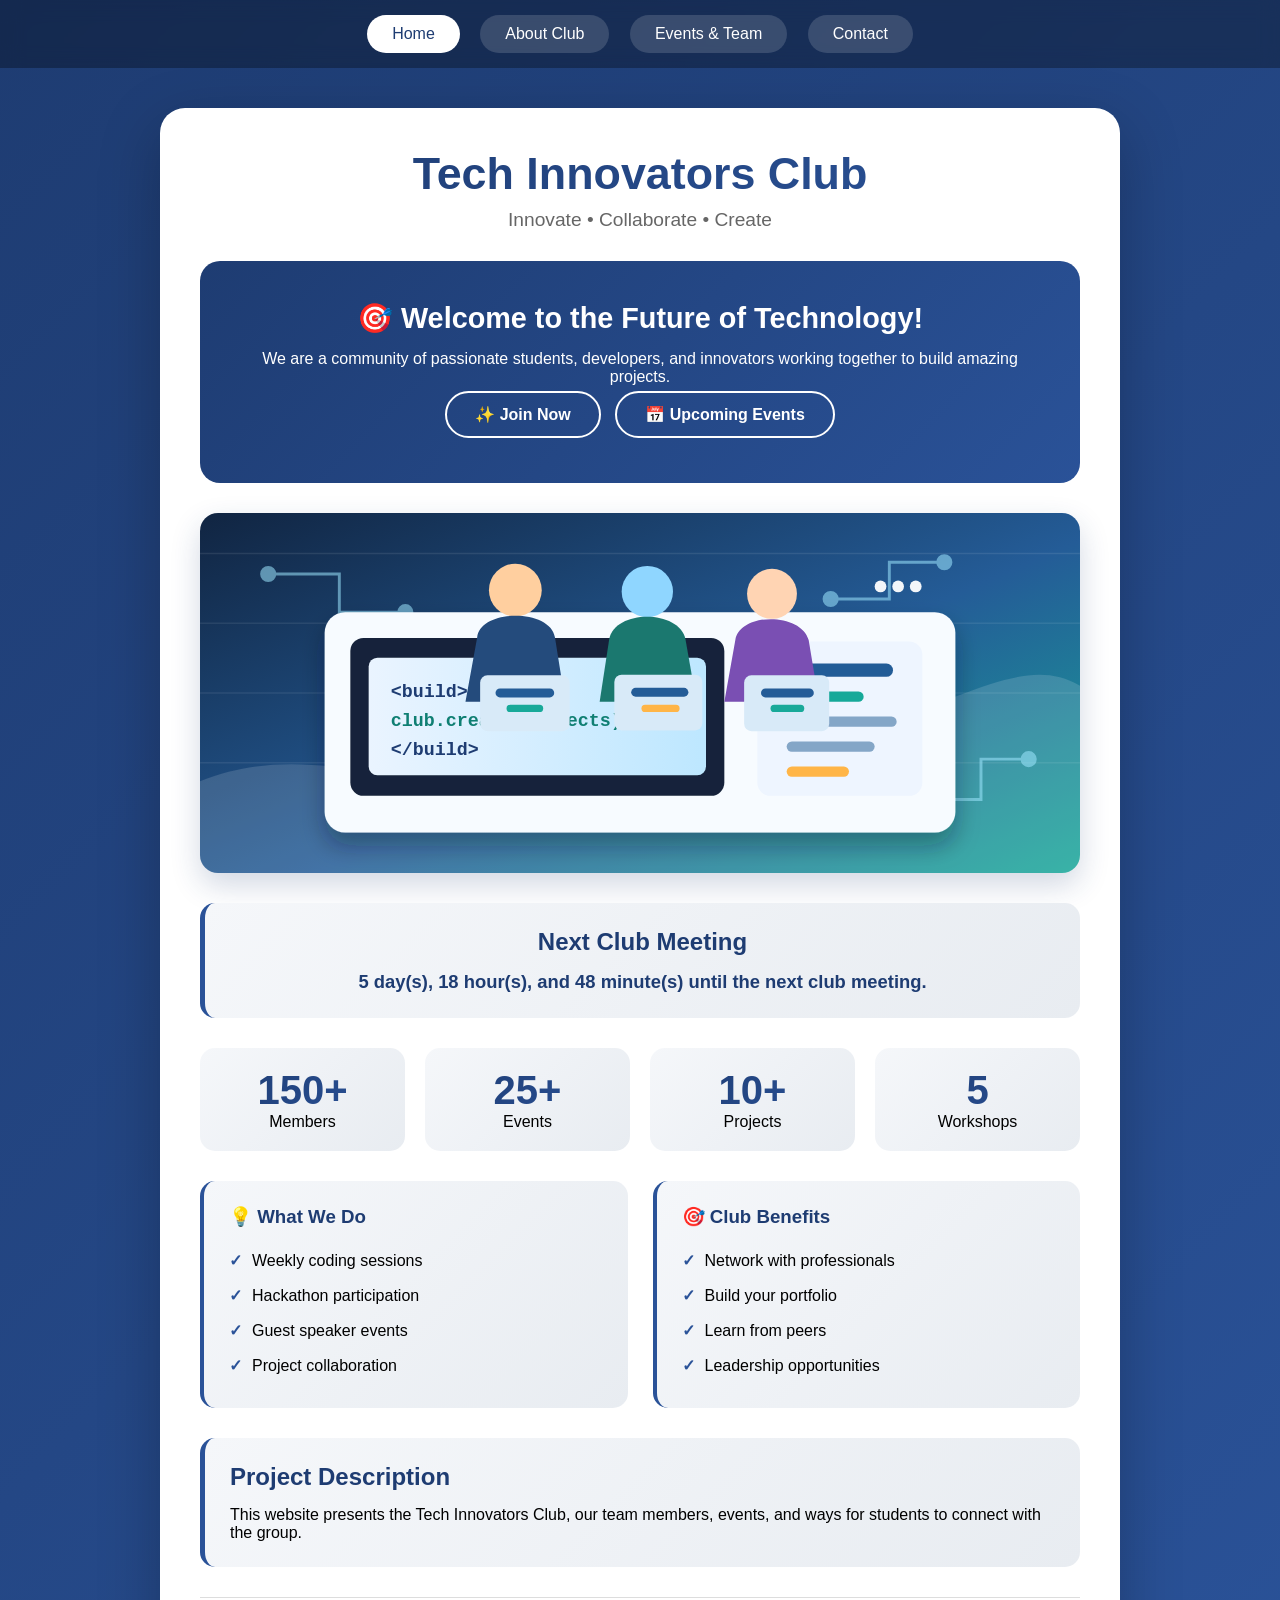
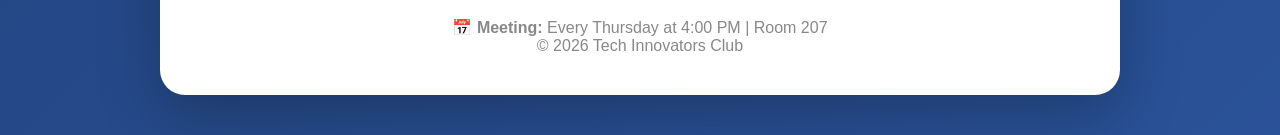
<file: index.html>
<!DOCTYPE html>
<html lang="en">
<head>
    <meta charset="UTF-8">
    <meta name="viewport" content="width=device-width, initial-scale=1.0">
    <title>Tech Innovators Club | Home</title>
    <link rel="icon" type="image/svg+xml" href="images/favicon.svg">
    <link rel="stylesheet" href="style.css">
</head>
<body>
    <nav>
        <a href="index.html" class="active">Home</a>
        <a href="about.html">About Club</a>
        <a href="events.html">Events & Team</a>
        <a href="contact.html">Contact</a>
    </nav>

    <div class="container">
        <div class="content-box">
            <h1>Tech Innovators Club</h1>
            <div class="tagline">Innovate • Collaborate • Create</div>

            <div class="hero">
                <h2>🎯 Welcome to the Future of Technology!</h2>
                <p>We are a community of passionate students, developers, and innovators working together to build amazing projects.</p>
                <div>
                    <a href="contact.html" class="btn btn-outline">✨ Join Now</a>
                    <a href="events.html" class="btn btn-outline">📅 Upcoming Events</a>
                </div>
            </div>

            <img class="club-image" src="images/tech-club.svg" alt="Students collaborating on technology projects with laptops and code">

            <div class="section countdown-card">
                <h2>Next Club Meeting</h2>
                <p id="meetingCountdown">Calculating the next meeting time...</p>
            </div>

            <div class="stats-grid">
                <div class="stat-card"><div class="stat-number">150+</div><div class="stat-label">Members</div></div>
                <div class="stat-card"><div class="stat-number">25+</div><div class="stat-label">Events</div></div>
                <div class="stat-card"><div class="stat-number">10+</div><div class="stat-label">Projects</div></div>
                <div class="stat-card"><div class="stat-number">5</div><div class="stat-label">Workshops</div></div>
            </div>

            <div class="two-columns">
                <div class="info-card">
                    <h3>💡 What We Do</h3>
                    <ul>
                        <li>Weekly coding sessions</li>
                        <li>Hackathon participation</li>
                        <li>Guest speaker events</li>
                        <li>Project collaboration</li>
                    </ul>
                </div>
                <div class="info-card">
                    <h3>🎯 Club Benefits</h3>
                    <ul>
                        <li>Network with professionals</li>
                        <li>Build your portfolio</li>
                        <li>Learn from peers</li>
                        <li>Leadership opportunities</li>
                    </ul>
                </div>
            </div>

            <div class="section">
                <h2>Project Description</h2>
                <p>This website presents the Tech Innovators Club, our team members, events, and ways for students to connect with the group.</p>
            </div>

            <div class="footer">
                <p>📅 <strong>Meeting:</strong> Every Thursday at 4:00 PM | Room 207</p>
                <p>© 2026 Tech Innovators Club</p>
            </div>
        </div>
    </div>
    <script src="script.js" defer></script>
</body>
</html>
</file>
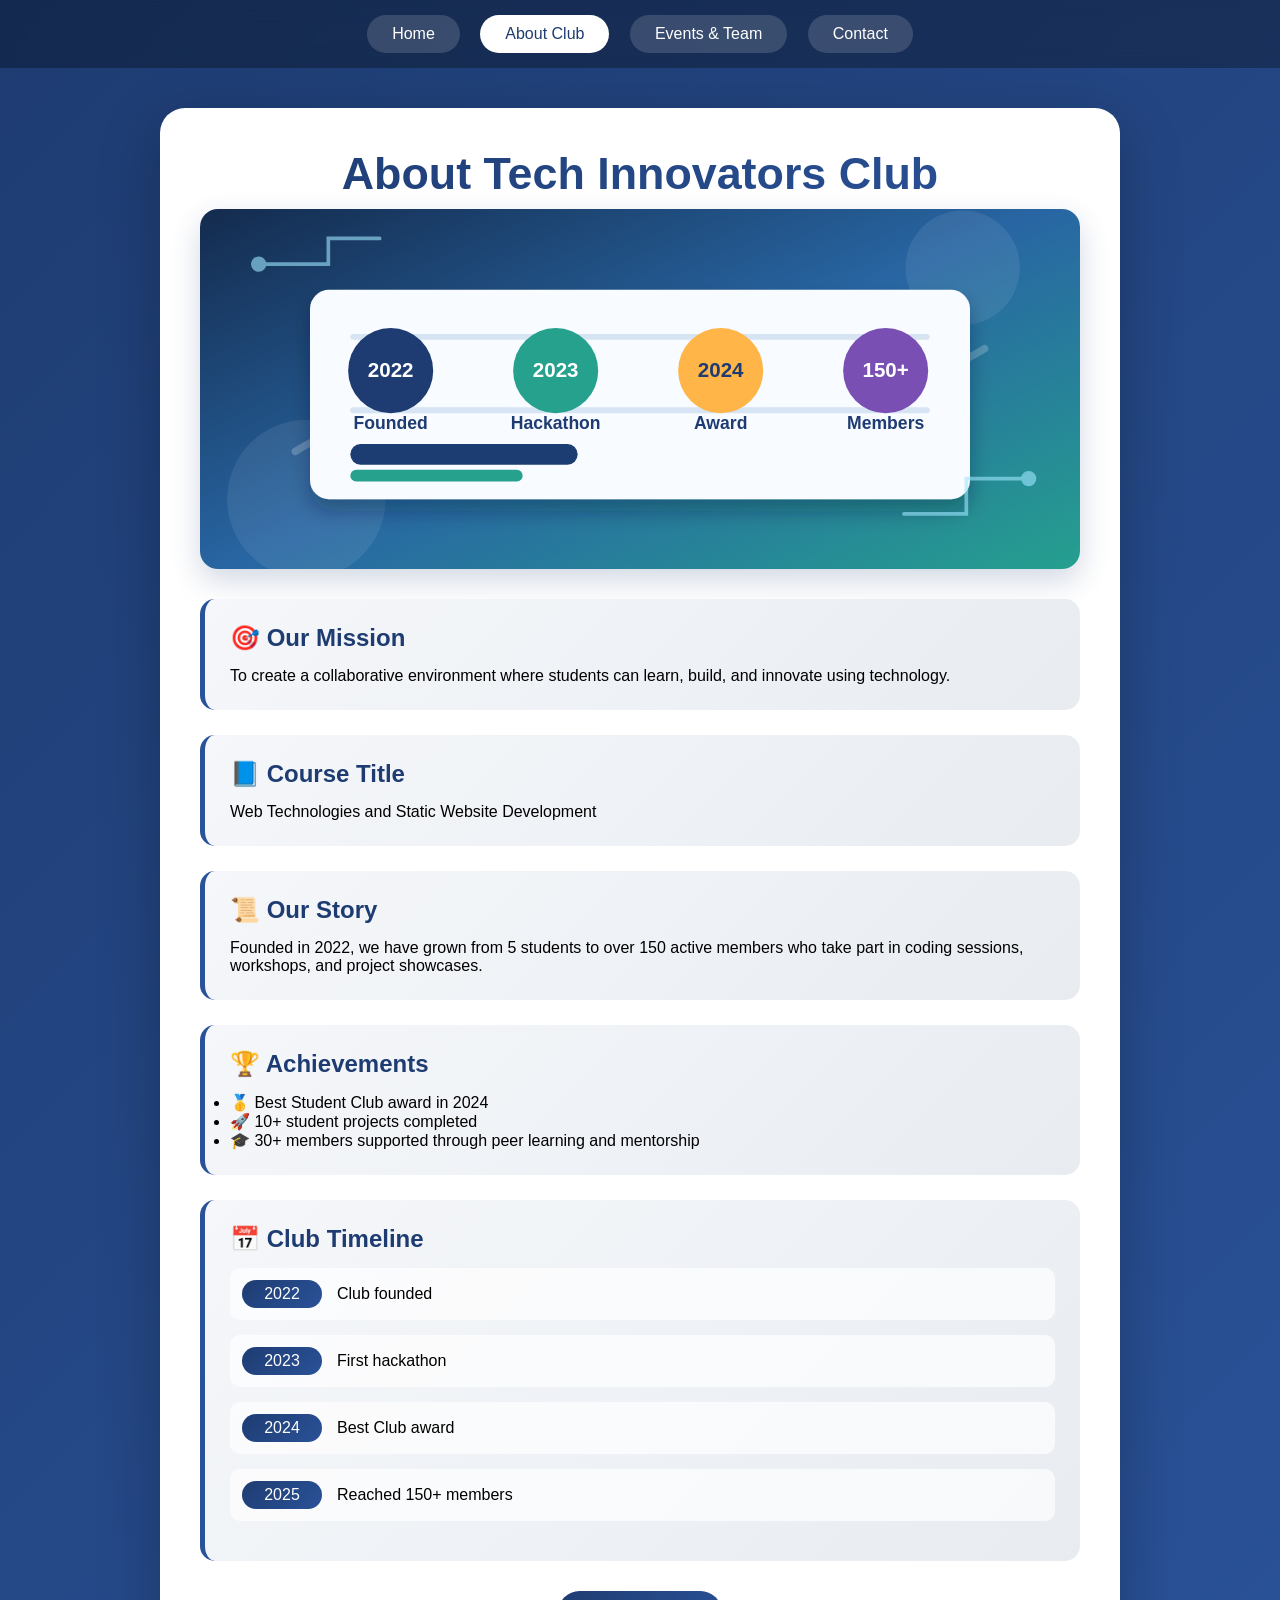
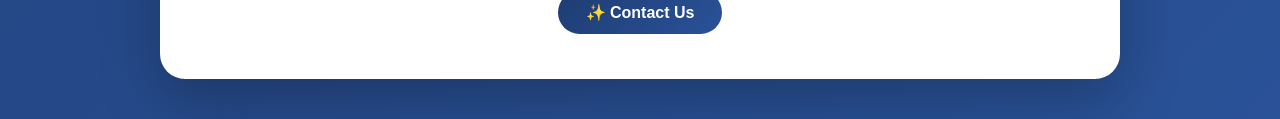
<file: about.html>
<!DOCTYPE html>
<html lang="en">
<head>
    <meta charset="UTF-8">
    <meta name="viewport" content="width=device-width, initial-scale=1.0">
    <title>Tech Innovators Club | About</title>
    <link rel="icon" type="image/svg+xml" href="images/favicon.svg">
    <link rel="stylesheet" href="style.css">
</head>
<body>
    <nav>
        <a href="index.html">Home</a>
        <a href="about.html" class="active">About Club</a>
        <a href="events.html">Events & Team</a>
        <a href="contact.html">Contact</a>
    </nav>

    <div class="container">
        <div class="content-box">
            <h1>About Tech Innovators Club</h1>

            <img class="club-image" src="images/about-club.svg" alt="Timeline showing the growth and mission of the Tech Innovators Club">

            <div class="section">
                <h2>🎯 Our Mission</h2>
                <p>To create a collaborative environment where students can learn, build, and innovate using technology.</p>
            </div>

            <div class="section">
                <h2>📘 Course Title</h2>
                <p>Web Technologies and Static Website Development</p>
            </div>

            <div class="section">
                <h2>📜 Our Story</h2>
                <p>Founded in 2022, we have grown from 5 students to over 150 active members who take part in coding sessions, workshops, and project showcases.</p>
            </div>

            <div class="section">
                <h2>🏆 Achievements</h2>
                <ul>
                    <li>🥇 Best Student Club award in 2024</li>
                    <li>🚀 10+ student projects completed</li>
                    <li>🎓 30+ members supported through peer learning and mentorship</li>
                </ul>
            </div>

            <div class="section">
                <h2>📅 Club Timeline</h2>
                <div class="timeline-item"><span class="timeline-year">2022</span><span>Club founded</span></div>
                <div class="timeline-item"><span class="timeline-year">2023</span><span>First hackathon</span></div>
                <div class="timeline-item"><span class="timeline-year">2024</span><span>Best Club award</span></div>
                <div class="timeline-item"><span class="timeline-year">2025</span><span>Reached 150+ members</span></div>
            </div>

            <div class="text-center">
                <a href="contact.html" class="btn">✨ Contact Us</a>
            </div>
        </div>
    </div>
    <script src="script.js" defer></script>
</body>
</html>
</file>
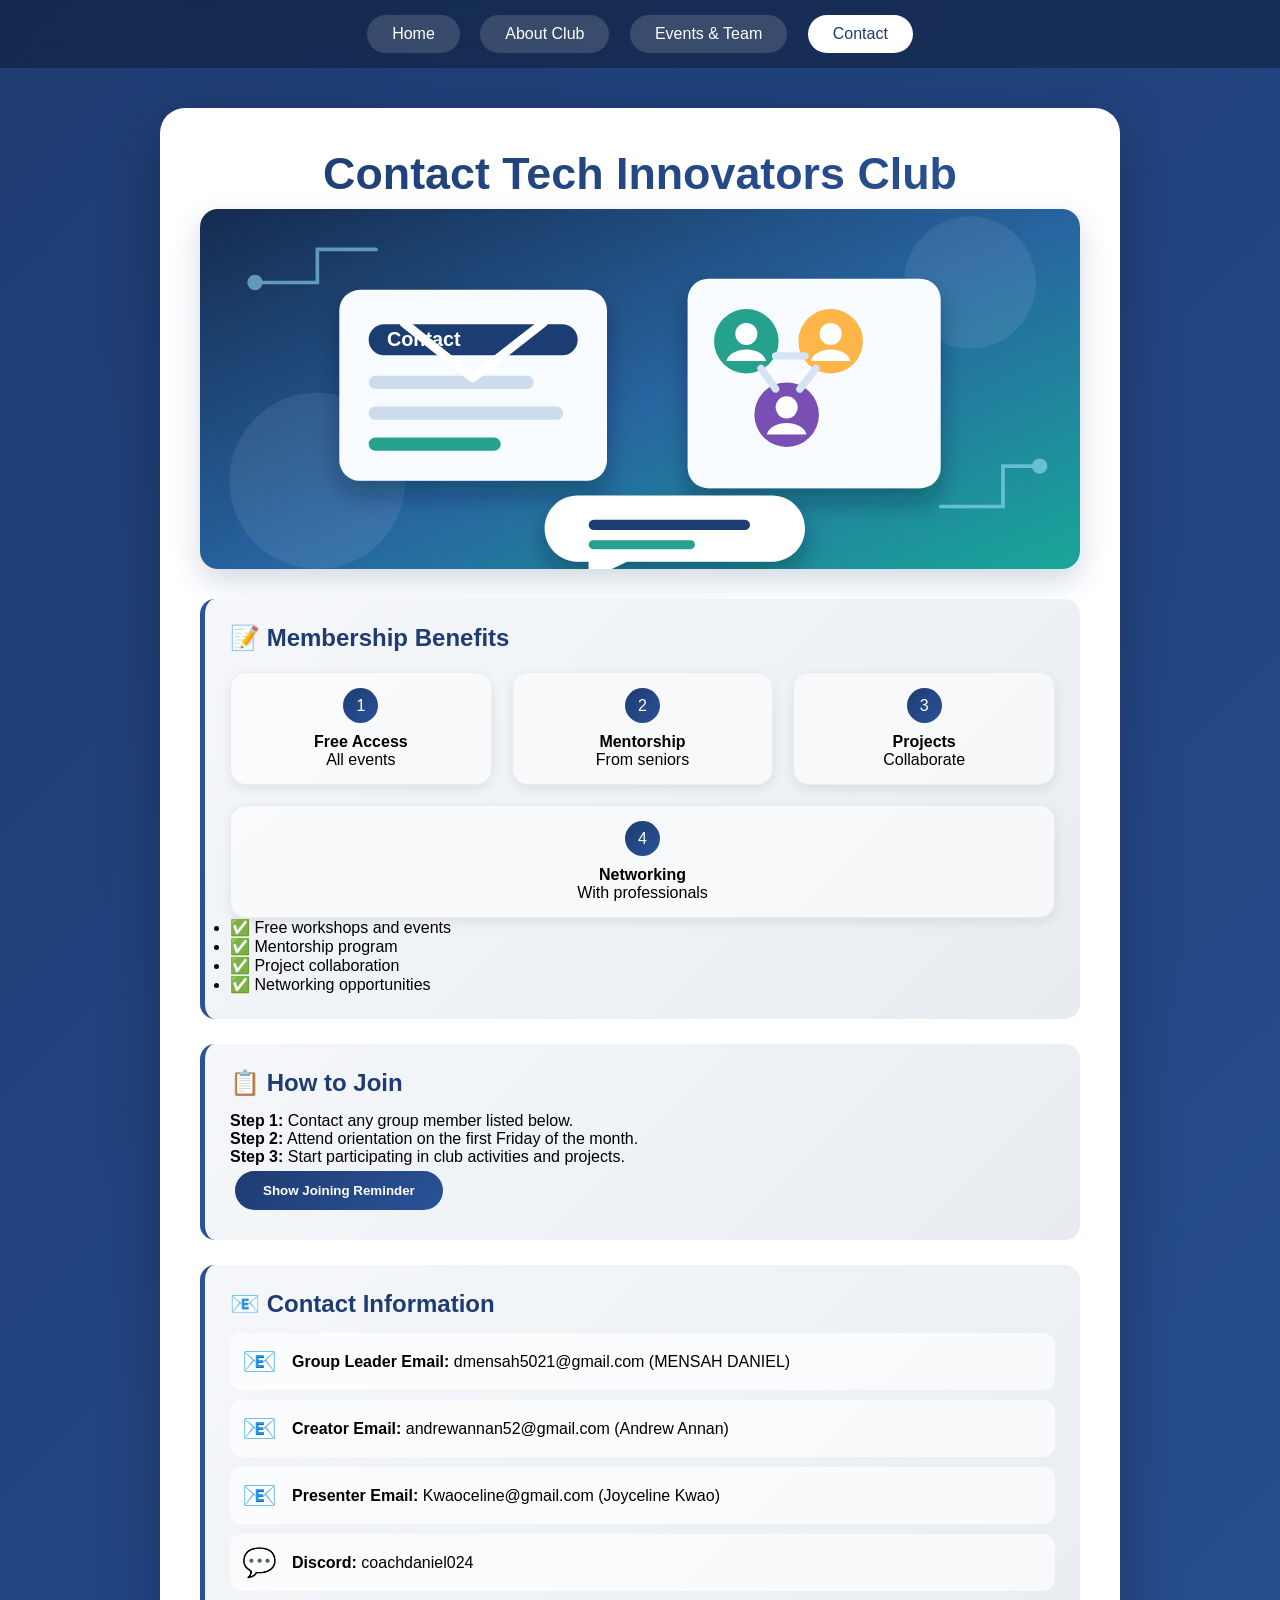
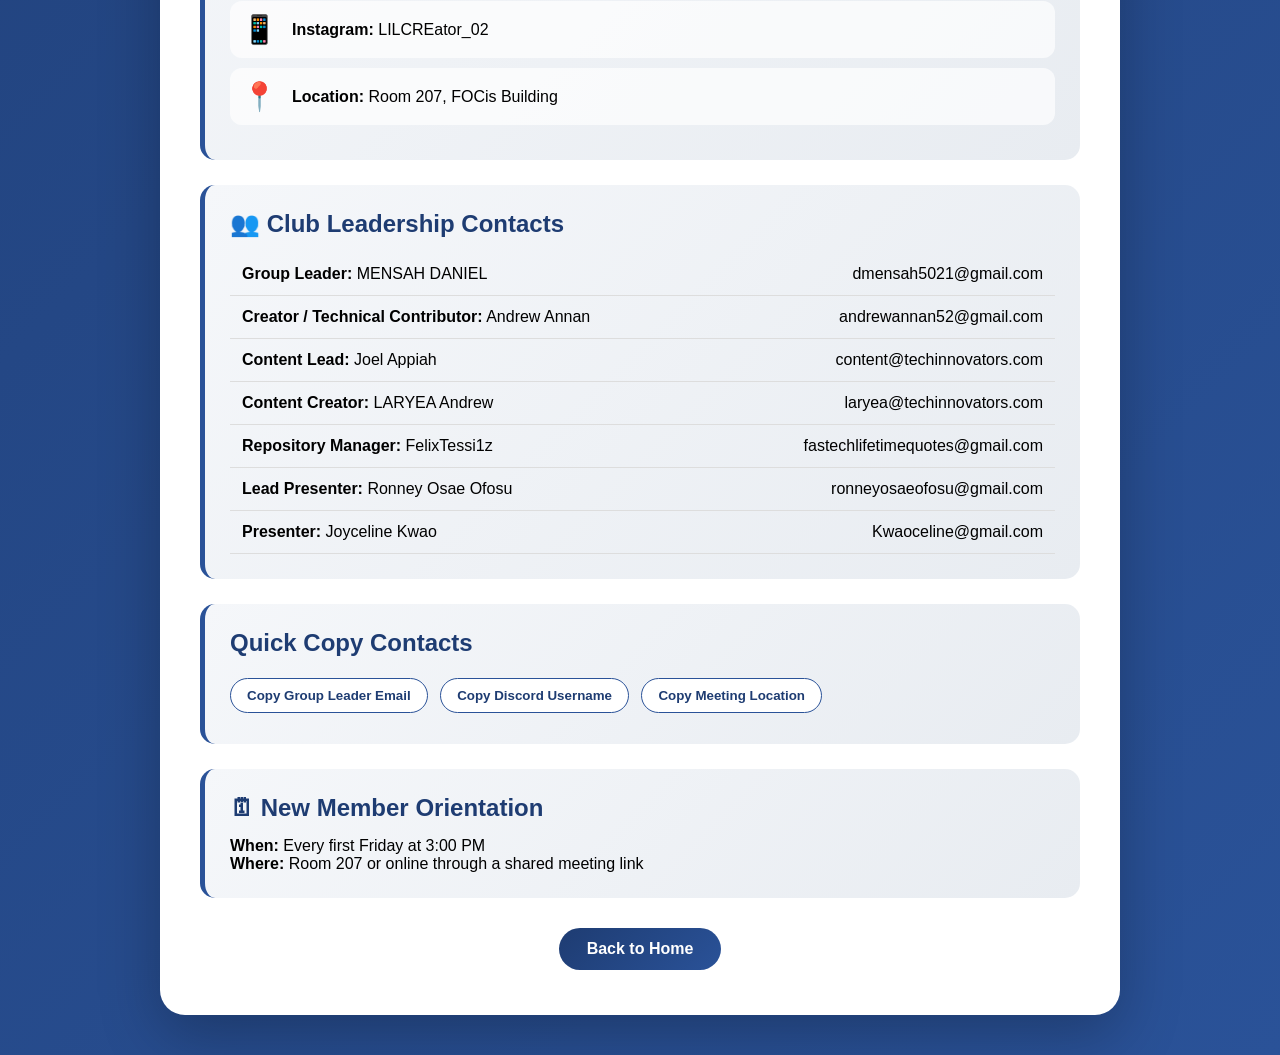
<file: contact.html>
<!DOCTYPE html>
<html lang="en">
<head>
    <meta charset="UTF-8">
    <meta name="viewport" content="width=device-width, initial-scale=1.0">
    <title>Tech Innovators Club | Contact</title>
    <link rel="icon" type="image/svg+xml" href="images/favicon.svg">
    <link rel="stylesheet" href="style.css">
</head>
<body>
    <nav>
        <a href="index.html">Home</a>
        <a href="about.html">About Club</a>
        <a href="events.html">Events & Team</a>
        <a href="contact.html" class="active">Contact</a>
    </nav>

    <div class="container">
        <div class="content-box">
            <h1>Contact Tech Innovators Club</h1>

            <img class="club-image" src="images/contact-connect.svg" alt="Contact cards and connected profiles for sharing club communication details">

            <div class="section">
                <h2>📝 Membership Benefits</h2>
                <div class="membership-steps">
                    <div class="step"><div class="step-number">1</div><strong>Free Access</strong><p>All events</p></div>
                    <div class="step"><div class="step-number">2</div><strong>Mentorship</strong><p>From seniors</p></div>
                    <div class="step"><div class="step-number">3</div><strong>Projects</strong><p>Collaborate</p></div>
                    <div class="step"><div class="step-number">4</div><strong>Networking</strong><p>With professionals</p></div>
                </div>
                <ul>
                    <li>✅ Free workshops and events</li>
                    <li>✅ Mentorship program</li>
                    <li>✅ Project collaboration</li>
                    <li>✅ Networking opportunities</li>
                </ul>
            </div>

            <div class="section">
                <h2>📋 How to Join</h2>
                <p><strong>Step 1:</strong> Contact any group member listed below.</p>
                <p><strong>Step 2:</strong> Attend orientation on the first Friday of the month.</p>
                <p><strong>Step 3:</strong> Start participating in club activities and projects.</p>
                <button class="btn" id="contactButton" type="button">Show Joining Reminder</button>
                <p class="contact-status" id="contactStatus"></p>
            </div>

            <div class="section">
                <h2>📧 Contact Information</h2>
                <div class="contact-item"><span class="contact-icon">📧</span><span><strong>Group Leader Email:</strong> dmensah5021@gmail.com (MENSAH DANIEL)</span></div>
                <div class="contact-item"><span class="contact-icon">📧</span><span><strong>Creator Email:</strong> andrewannan52@gmail.com (Andrew Annan)</span></div>
                <div class="contact-item"><span class="contact-icon">📧</span><span><strong>Presenter Email:</strong> Kwaoceline@gmail.com (Joyceline Kwao)</span></div>
                <div class="contact-item"><span class="contact-icon">💬</span><span><strong>Discord:</strong> coachdaniel024</span></div>
                <div class="contact-item"><span class="contact-icon">📱</span><span><strong>Instagram:</strong> LILCREator_02</span></div>
                <div class="contact-item"><span class="contact-icon">📍</span><span><strong>Location:</strong> Room 207, FOCis Building</span></div>
            </div>

            <div class="section">
                <h2>👥 Club Leadership Contacts</h2>
                <div class="leadership-item"><span><strong>Group Leader:</strong> MENSAH DANIEL</span><span>dmensah5021@gmail.com</span></div>
                <div class="leadership-item"><span><strong>Creator / Technical Contributor:</strong> Andrew Annan</span><span>andrewannan52@gmail.com</span></div>
                <div class="leadership-item"><span><strong>Content Lead:</strong> Joel Appiah</span><span>content@techinnovators.com</span></div>
                <div class="leadership-item"><span><strong>Content Creator:</strong> LARYEA Andrew</span><span>laryea@techinnovators.com</span></div>
                <div class="leadership-item"><span><strong>Repository Manager:</strong> FelixTessi1z</span><span>fastechlifetimequotes@gmail.com</span></div>
                <div class="leadership-item"><span><strong>Lead Presenter:</strong> Ronney Osae Ofosu</span><span>ronneyosaeofosu@gmail.com</span></div>
                <div class="leadership-item"><span><strong>Presenter:</strong> Joyceline Kwao</span><span>Kwaoceline@gmail.com</span></div>
            </div>

            <div class="section">
                <h2>Quick Copy Contacts</h2>
                <button class="copy-btn" type="button" data-copy="dmensah5021@gmail.com">Copy Group Leader Email</button>
                <button class="copy-btn" type="button" data-copy="coachdaniel024">Copy Discord Username</button>
                <button class="copy-btn" type="button" data-copy="Room 207, FOCis Building">Copy Meeting Location</button>
            </div>

            <div class="section">
                <h2>🗓 New Member Orientation</h2>
                <p><strong>When:</strong> Every first Friday at 3:00 PM</p>
                <p><strong>Where:</strong> Room 207 or online through a shared meeting link</p>
            </div>

            <div class="text-center">
                <a href="index.html" class="btn">Back to Home</a>
            </div>
        </div>
    </div>
    <script src="script.js" defer></script>
</body>
</html>
</file>
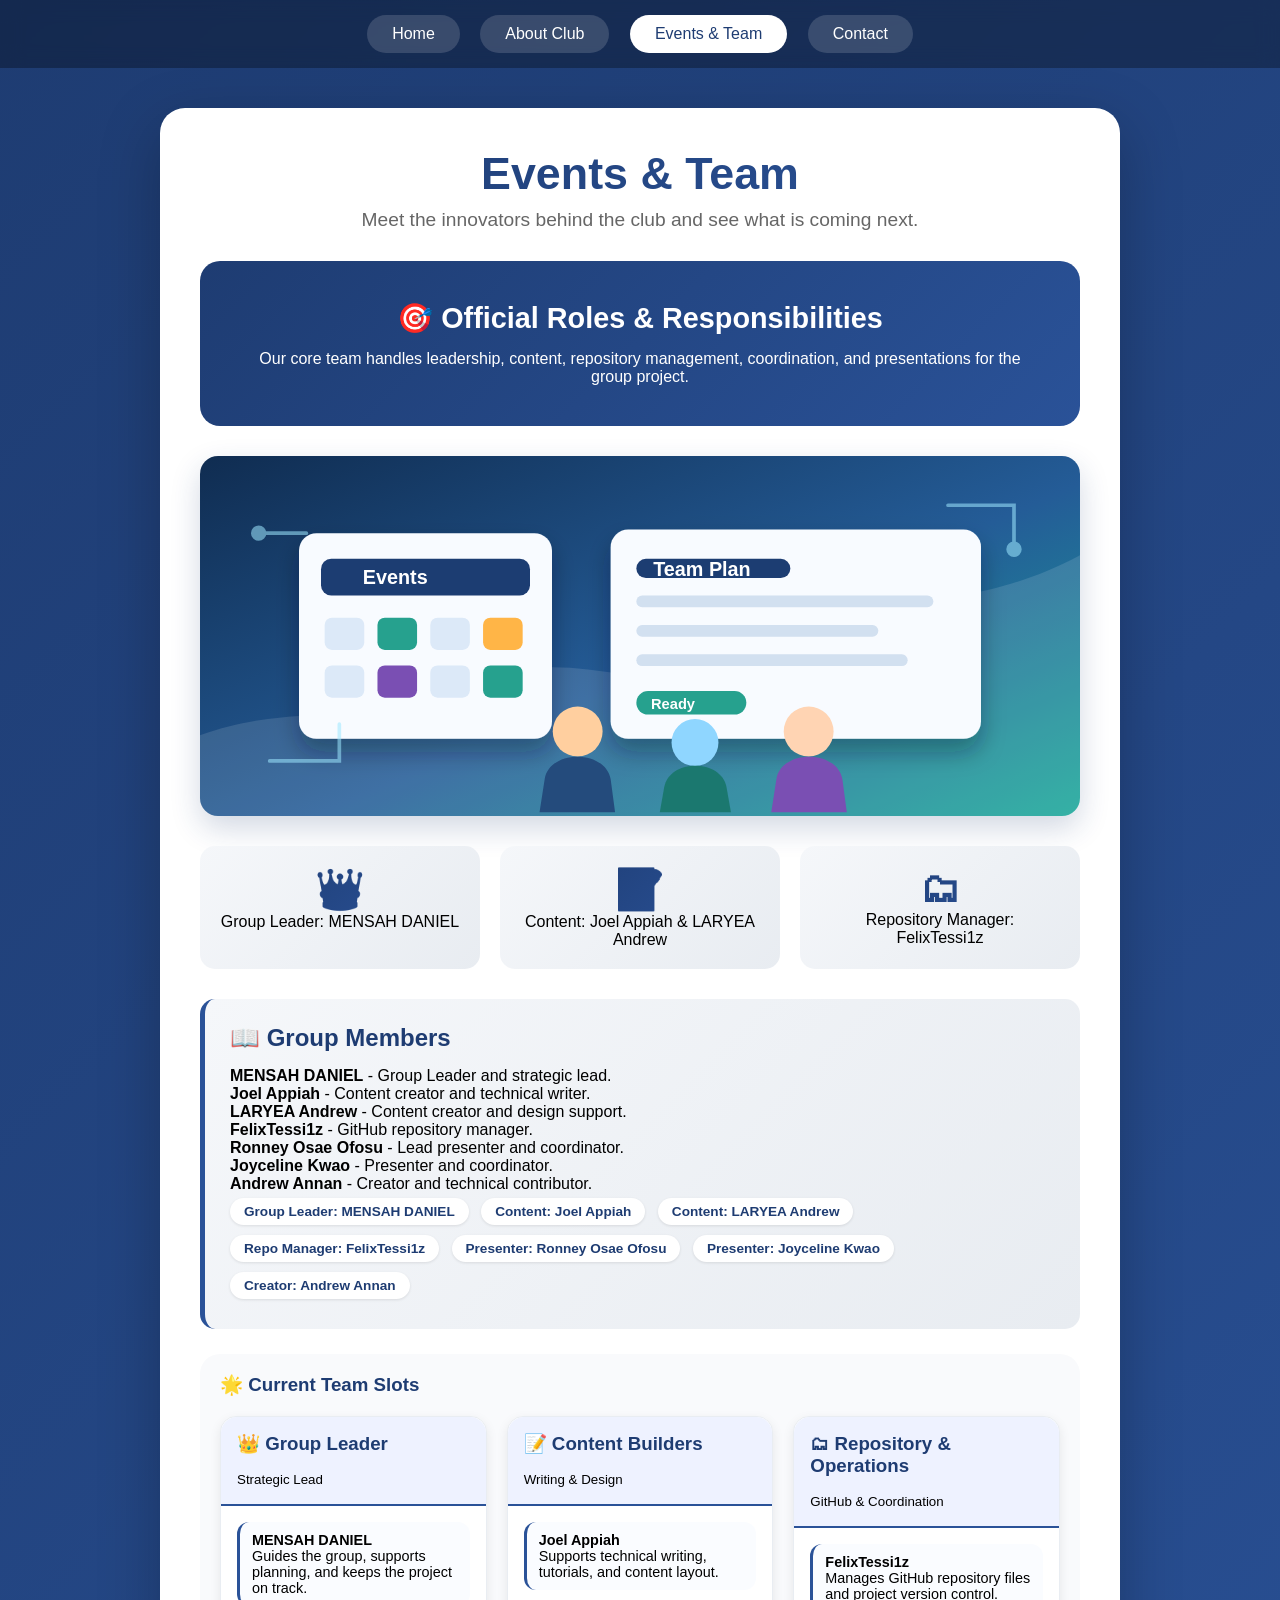
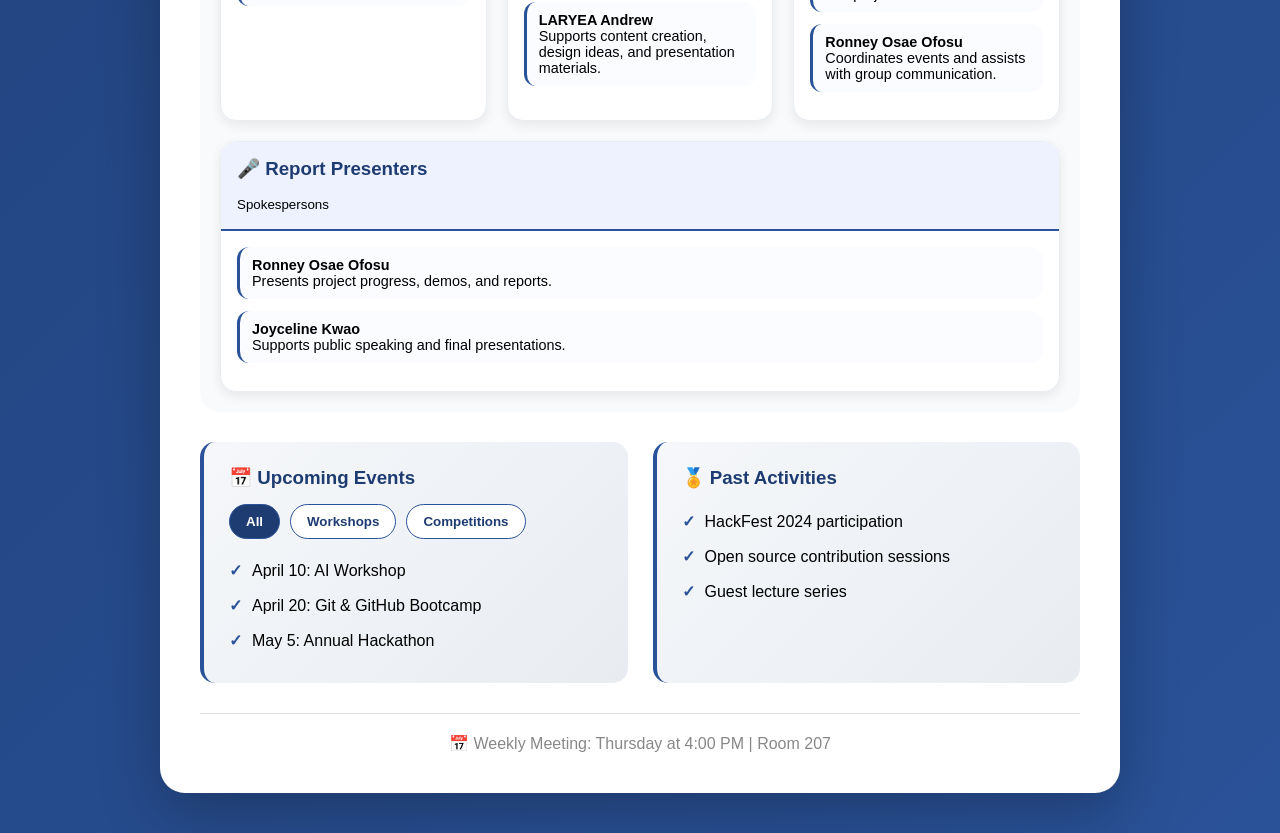
<file: events.html>
<!DOCTYPE html>
<html lang="en">
<head>
    <meta charset="UTF-8">
    <meta name="viewport" content="width=device-width, initial-scale=1.0">
    <title>Tech Innovators Club | Events & Team</title>
    <link rel="icon" type="image/svg+xml" href="images/favicon.svg">
    <link rel="stylesheet" href="style.css">
</head>
<body>
    <nav>
        <a href="index.html">Home</a>
        <a href="about.html">About Club</a>
        <a href="events.html" class="active">Events & Team</a>
        <a href="contact.html">Contact</a>
    </nav>

    <div class="container">
        <div class="content-box">
            <h1>Events & Team</h1>
            <div class="tagline">Meet the innovators behind the club and see what is coming next.</div>

            <div class="hero">
                <h2>🎯 Official Roles & Responsibilities</h2>
                <p>Our core team handles leadership, content, repository management, coordination, and presentations for the group project.</p>
            </div>

            <img class="club-image" src="images/events-team.svg" alt="Team members planning technology events and project tasks">

            <div class="stats-grid">
                <div class="stat-card"><div class="stat-number">👑</div><div>Group Leader: MENSAH DANIEL</div></div>
                <div class="stat-card"><div class="stat-number">📝</div><div>Content: Joel Appiah & LARYEA Andrew</div></div>
                <div class="stat-card"><div class="stat-number">🗂</div><div>Repository Manager: FelixTessi1z</div></div>
            </div>

            <div class="section">
                <h2>📖 Group Members</h2>
                <p><strong>MENSAH DANIEL</strong> - Group Leader and strategic lead.</p>
                <p><strong>Joel Appiah</strong> - Content creator and technical writer.</p>
                <p><strong>LARYEA Andrew</strong> - Content creator and design support.</p>
                <p><strong>FelixTessi1z</strong> - GitHub repository manager.</p>
                <p><strong>Ronney Osae Ofosu</strong> - Lead presenter and coordinator.</p>
                <p><strong>Joyceline Kwao</strong> - Presenter and coordinator.</p>
                <p><strong>Andrew Annan</strong> - Creator and technical contributor.</p>
                <div>
                    <span class="position-badge">Group Leader: MENSAH DANIEL</span>
                    <span class="position-badge">Content: Joel Appiah</span>
                    <span class="position-badge">Content: LARYEA Andrew</span>
                    <span class="position-badge">Repo Manager: FelixTessi1z</span>
                    <span class="position-badge">Presenter: Ronney Osae Ofosu</span>
                    <span class="position-badge">Presenter: Joyceline Kwao</span>
                    <span class="position-badge">Creator: Andrew Annan</span>
                </div>
            </div>

            <div class="team-slots">
                <h3>🌟 Current Team Slots</h3>
                <div class="slots-grid">
                    <div class="slot-card">
                        <div class="slot-header"><h3>👑 Group Leader</h3><small>Strategic Lead</small></div>
                        <div class="candidate-list">
                            <div class="candidate"><strong>MENSAH DANIEL</strong><br>Guides the group, supports planning, and keeps the project on track.</div>
                        </div>
                    </div>
                    <div class="slot-card">
                        <div class="slot-header"><h3>📝 Content Builders</h3><small>Writing & Design</small></div>
                        <div class="candidate-list">
                            <div class="candidate"><strong>Joel Appiah</strong><br>Supports technical writing, tutorials, and content layout.</div>
                            <div class="candidate"><strong>LARYEA Andrew</strong><br>Supports content creation, design ideas, and presentation materials.</div>
                        </div>
                    </div>
                    <div class="slot-card">
                        <div class="slot-header"><h3>🗂 Repository & Operations</h3><small>GitHub & Coordination</small></div>
                        <div class="candidate-list">
                            <div class="candidate"><strong>FelixTessi1z</strong><br>Manages GitHub repository files and project version control.</div>
                            <div class="candidate"><strong>Ronney Osae Ofosu</strong><br>Coordinates events and assists with group communication.</div>
                        </div>
                    </div>
                    <div class="slot-card">
                        <div class="slot-header"><h3>🎤 Report Presenters</h3><small>Spokespersons</small></div>
                        <div class="candidate-list">
                            <div class="candidate"><strong>Ronney Osae Ofosu</strong><br>Presents project progress, demos, and reports.</div>
                            <div class="candidate"><strong>Joyceline Kwao</strong><br>Supports public speaking and final presentations.</div>
                        </div>
                    </div>
                </div>
            </div>

            <div class="two-columns">
                <div class="info-card">
                    <h3>📅 Upcoming Events</h3>
                    <div class="filter-controls">
                        <button class="filter-btn active-filter" type="button" data-filter="all">All</button>
                        <button class="filter-btn" type="button" data-filter="workshop">Workshops</button>
                        <button class="filter-btn" type="button" data-filter="competition">Competitions</button>
                    </div>
                    <ul>
                        <li data-event-type="workshop">April 10: AI Workshop</li>
                        <li data-event-type="workshop">April 20: Git & GitHub Bootcamp</li>
                        <li data-event-type="competition">May 5: Annual Hackathon</li>
                    </ul>
                </div>
                <div class="info-card">
                    <h3>🏅 Past Activities</h3>
                    <ul>
                        <li>HackFest 2024 participation</li>
                        <li>Open source contribution sessions</li>
                        <li>Guest lecture series</li>
                    </ul>
                </div>
            </div>

            <div class="footer">
                <p>📅 Weekly Meeting: Thursday at 4:00 PM | Room 207</p>
            </div>
        </div>
    </div>
    <script src="script.js" defer></script>
</body>
</html>
</file>
<file: style.css>
* {
    margin: 0;
    padding: 0;
    box-sizing: border-box;
}

body {
    background: linear-gradient(135deg, #1e3c72 0%, #2a5298 100%);
    font-family: 'Segoe UI', Tahoma, Geneva, Verdana, sans-serif;
    min-height: 100vh;
}

nav {
    background: rgba(0, 0, 0, 0.3);
    backdrop-filter: blur(10px);
    padding: 15px 20px;
    text-align: center;
    position: sticky;
    top: 0;
    z-index: 100;
}

nav a {
    background: rgba(255, 255, 255, 0.15);
    padding: 10px 25px;
    border-radius: 30px;
    text-decoration: none;
    color: white;
    margin: 0 8px;
    display: inline-block;
    font-weight: 500;
    transition: all 0.3s ease;
}

nav a:hover {
    background: rgba(255, 255, 255, 0.35);
    transform: translateY(-2px);
}

nav a.active {
    background: white;
    color: #1e3c72;
}

.container {
    max-width: 1000px;
    margin: 40px auto;
    padding: 0 20px;
}

.content-box {
    background: white;
    border-radius: 25px;
    padding: 40px;
    box-shadow: 0 20px 60px rgba(0, 0, 0, 0.25);
}

h1 {
    background: linear-gradient(135deg, #1e3c72 0%, #2a5298 100%);
    -webkit-background-clip: text;
    background-clip: text;
    color: transparent;
    font-size: 2.8em;
    text-align: center;
    margin-bottom: 10px;
}

.tagline {
    text-align: center;
    color: #666;
    margin-bottom: 30px;
    font-size: 1.2em;
}

.hero {
    background: linear-gradient(135deg, #1e3c72 0%, #2a5298 100%);
    border-radius: 20px;
    padding: 40px;
    margin-bottom: 30px;
    color: white;
    text-align: center;
}

.hero h2 {
    font-size: 1.8em;
    margin-bottom: 15px;
}

.btn {
    display: inline-block;
    background: linear-gradient(135deg, #1e3c72 0%, #2a5298 100%);
    color: white;
    padding: 12px 28px;
    border-radius: 35px;
    text-decoration: none;
    font-weight: bold;
    transition: all 0.3s ease;
    margin: 5px;
    border: none;
    cursor: pointer;
}

.btn:hover {
    transform: translateY(-2px);
}

.btn-outline {
    background: transparent;
    border: 2px solid white;
    color: white;
}

.stats-grid {
    display: flex;
    justify-content: space-around;
    flex-wrap: wrap;
    gap: 20px;
    margin: 30px 0;
}

.stat-card {
    text-align: center;
    flex: 1;
    min-width: 120px;
    padding: 20px;
    background: linear-gradient(135deg, #f5f7fa 0%, #e8ecf1 100%);
    border-radius: 15px;
}

.stat-number {
    font-size: 2.5em;
    font-weight: bold;
    background: linear-gradient(135deg, #1e3c72 0%, #2a5298 100%);
    -webkit-background-clip: text;
    background-clip: text;
    color: transparent;
}

.two-columns {
    display: flex;
    gap: 25px;
    margin: 30px 0;
    flex-wrap: wrap;
}

.info-card {
    flex: 1;
    background: linear-gradient(135deg, #f5f7fa 0%, #e8ecf1 100%);
    border-radius: 15px;
    padding: 25px;
    border-left: 4px solid #2a5298;
}

.info-card h3,
.section h2,
.team-slots h3 {
    color: #1e3c72;
    margin-bottom: 15px;
}

.info-card ul {
    list-style: none;
    padding-left: 0;
}

.info-card li {
    padding: 8px 0;
    display: flex;
    align-items: center;
}

.info-card li::before {
    content: "✓";
    color: #2a5298;
    font-weight: bold;
    margin-right: 10px;
}

.section {
    background: linear-gradient(135deg, #f5f7fa 0%, #e8ecf1 100%);
    border-radius: 15px;
    padding: 25px;
    margin: 25px 0;
    border-left: 5px solid #2a5298;
}

.timeline-item {
    display: flex;
    align-items: center;
    margin: 15px 0;
    padding: 12px;
    background: rgba(255, 255, 255, 0.7);
    border-radius: 10px;
}

.timeline-year {
    background: linear-gradient(135deg, #1e3c72 0%, #2a5298 100%);
    color: white;
    padding: 5px 15px;
    border-radius: 25px;
    margin-right: 15px;
    min-width: 80px;
    text-align: center;
}

.club-image {
    display: block;
    width: 100%;
    max-height: 360px;
    object-fit: cover;
    border-radius: 18px;
    margin: 0 0 30px;
    box-shadow: 0 12px 30px rgba(30, 60, 114, 0.2);
}

.position-badge {
    background: white;
    padding: 6px 14px;
    border-radius: 40px;
    font-size: 0.85rem;
    font-weight: 600;
    color: #1e3c72;
    display: inline-block;
    margin: 5px 8px 5px 0;
    box-shadow: 0 1px 3px rgba(0, 0, 0, 0.1);
}

.team-slots {
    background: #f9fafc;
    border-radius: 20px;
    padding: 20px;
    margin: 25px 0;
}

.slots-grid,
.membership-steps {
    display: flex;
    flex-wrap: wrap;
    gap: 20px;
    margin-top: 20px;
}

.slot-card,
.step {
    flex: 1;
    min-width: 220px;
    background: white;
    border-radius: 16px;
    box-shadow: 0 4px 12px rgba(0, 0, 0, 0.08);
    border: 1px solid #e9edf2;
}

.slot-header {
    background: #eef2ff;
    padding: 16px;
    border-radius: 16px 16px 0 0;
    border-bottom: 2px solid #2a5298;
}

.candidate-list {
    padding: 16px;
}

.candidate {
    background: #fafcff;
    margin-bottom: 12px;
    padding: 10px 12px;
    border-radius: 12px;
    border-left: 3px solid #2a5298;
    font-size: 0.9rem;
}

.contact-item {
    display: flex;
    align-items: center;
    padding: 12px;
    margin: 10px 0;
    background: rgba(255, 255, 255, 0.7);
    border-radius: 12px;
}

.contact-icon {
    font-size: 28px;
    margin-right: 15px;
}

.leadership-item {
    display: flex;
    justify-content: space-between;
    padding: 12px;
    border-bottom: 1px solid #ddd;
    flex-wrap: wrap;
    gap: 10px;
}

.step {
    text-align: center;
    padding: 15px;
    background: rgba(255, 255, 255, 0.6);
}

.step-number {
    background: linear-gradient(135deg, #1e3c72 0%, #2a5298 100%);
    color: white;
    width: 35px;
    height: 35px;
    border-radius: 50%;
    display: flex;
    align-items: center;
    justify-content: center;
    margin: 0 auto 10px;
}

.footer {
    text-align: center;
    margin-top: 30px;
    padding-top: 20px;
    border-top: 1px solid #ddd;
    color: #888;
}

.text-center {
    text-align: center;
}

.countdown-card {
    text-align: center;
}

#meetingCountdown {
    color: #1e3c72;
    font-size: 1.15rem;
    font-weight: 700;
}

.filter-controls {
    display: flex;
    flex-wrap: wrap;
    gap: 10px;
    margin: 12px 0 14px;
}

.filter-btn,
.copy-btn {
    background: white;
    border: 1px solid #2a5298;
    border-radius: 25px;
    color: #1e3c72;
    cursor: pointer;
    font-weight: 700;
    padding: 9px 16px;
    transition: all 0.25s ease;
}

.filter-btn:hover,
.copy-btn:hover,
.filter-btn.active-filter {
    background: #1e3c72;
    color: white;
}

.copy-btn {
    display: inline-block;
    margin: 6px 8px 6px 0;
}

.contact-status {
    color: #1e3c72;
    display: none;
    font-weight: 700;
    margin-top: 12px;
}

.contact-status.show {
    display: block;
}

@media (max-width: 768px) {
    nav a {
        padding: 8px 16px;
        margin: 5px;
        font-size: 14px;
    }

    .content-box {
        padding: 28px;
    }

    h1 {
        font-size: 2em;
    }

    .two-columns {
        flex-direction: column;
    }
}
</file>
